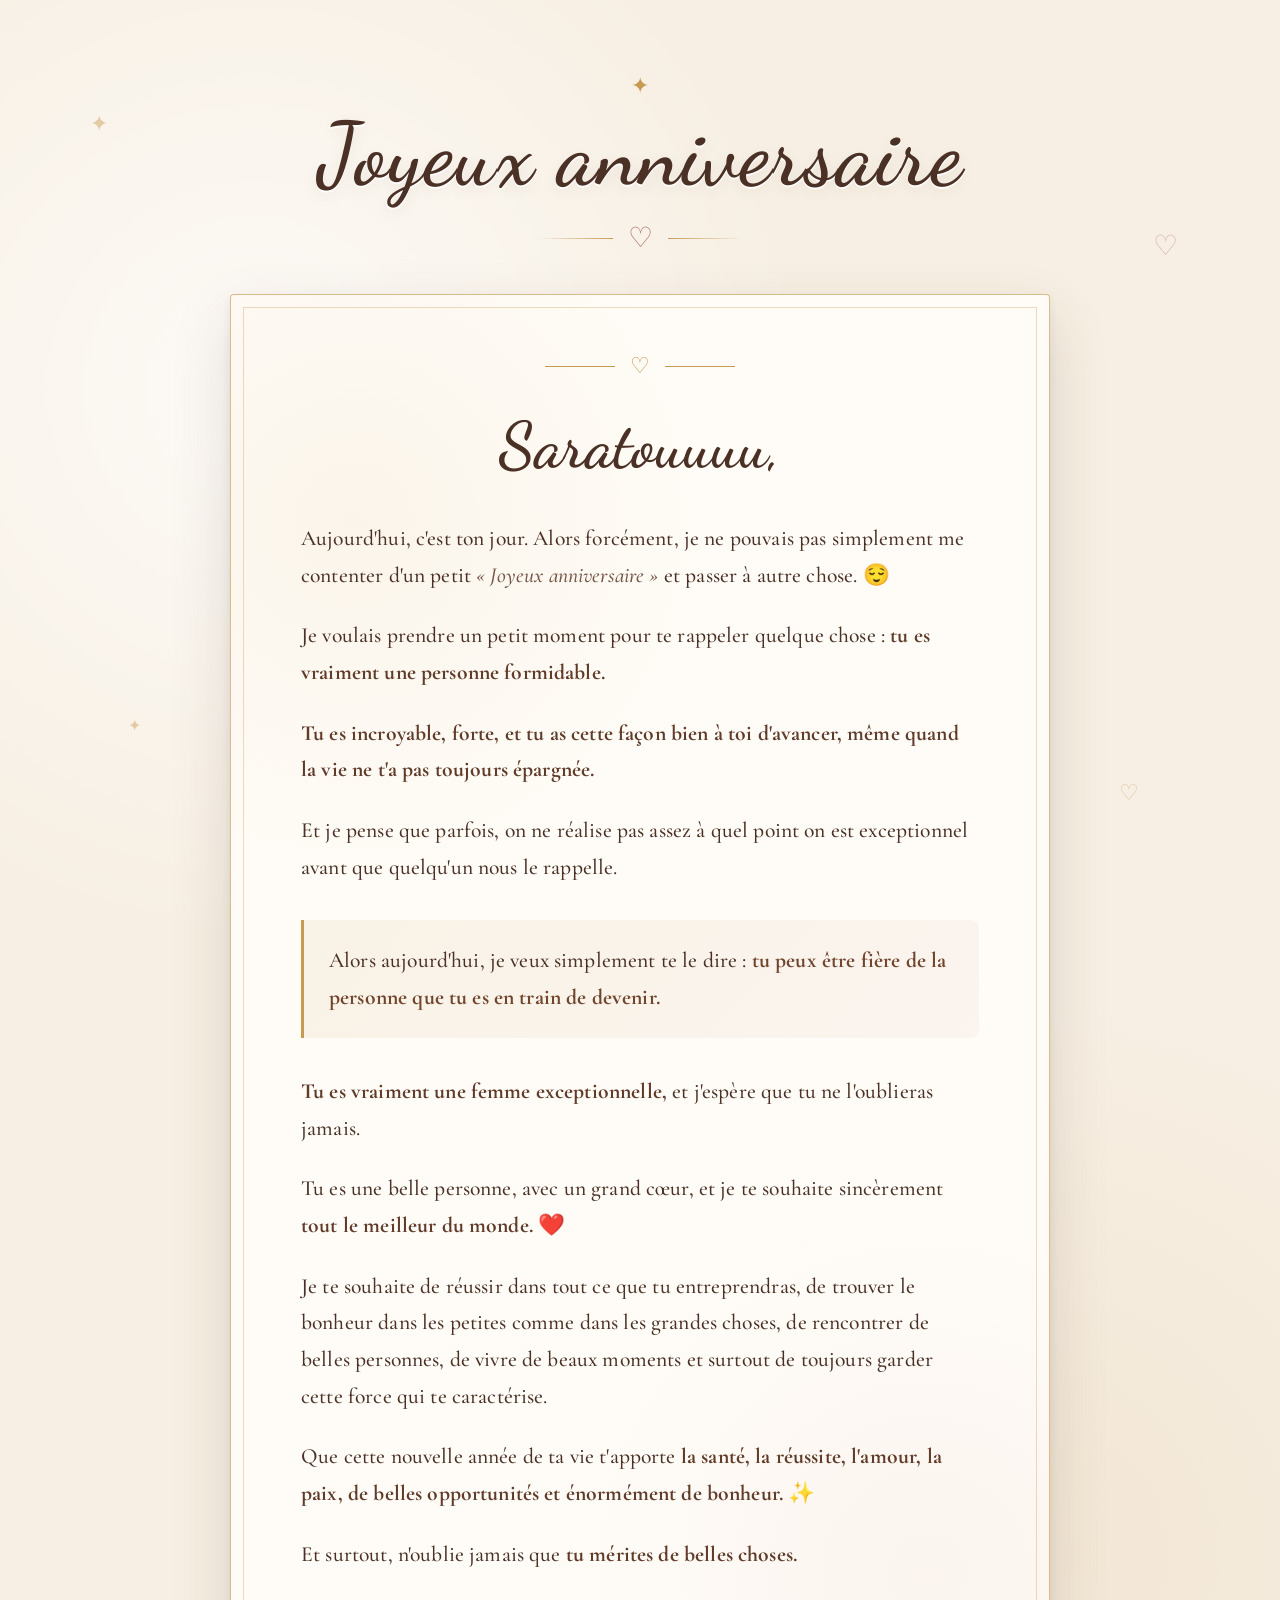
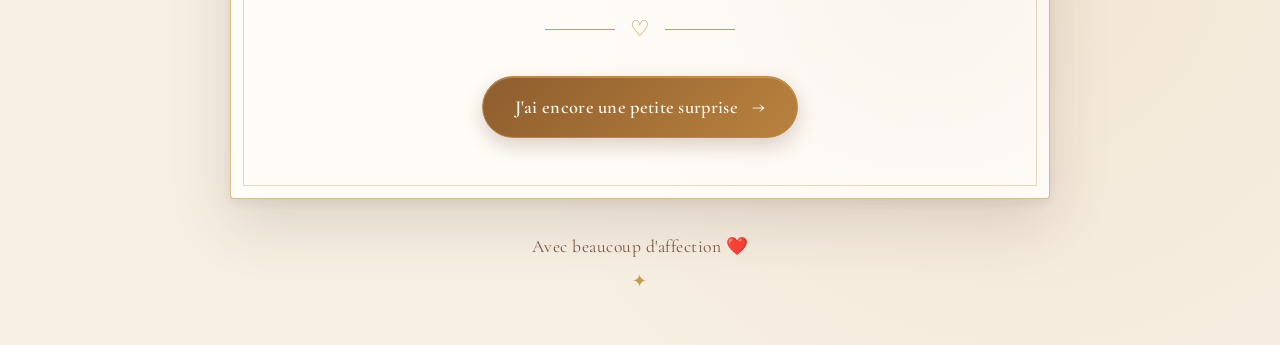
<file: index.html>
<!DOCTYPE html>
<html lang="fr">
<head>
    <meta charset="UTF-8">
    <meta name="viewport" content="width=device-width, initial-scale=1.0">

    <title>Joyeux anniversaire ❤️</title>

    <!-- Bootstrap -->
    <link
        href="https://cdn.jsdelivr.net/npm/bootstrap@5.3.8/dist/css/bootstrap.min.css"
        rel="stylesheet"
    >

    <!-- Google Fonts -->
    <link rel="preconnect" href="https://fonts.googleapis.com">
    <link rel="preconnect" href="https://fonts.gstatic.com" crossorigin>

    <link
        href="https://fonts.googleapis.com/css2?family=Cormorant+Garamond:wght@400;500;600;700&family=Dancing+Script:wght@500;600;700&family=Playfair+Display:wght@400;500;600;700&display=swap"
        rel="stylesheet"
    >

    <!-- Notre CSS -->
    <link rel="stylesheet" href="style.css">
</head>

<body>

    <!-- Petites particules décoratives -->
    <div class="decor decor-1">✦</div>
    <div class="decor decor-2">♡</div>
    <div class="decor decor-3">✦</div>
    <div class="decor decor-4">♡</div>

    <main class="birthday-page">

        <!-- En-tête -->
        <header class="birthday-header">

            <div class="small-decoration">
                ✦
            </div>

            <h1>
                Joyeux anniversaire
            </h1>

            <div class="title-line">
                <span></span>
                <span class="heart">♡</span>
                <span></span>
            </div>

        </header>


        <!-- Lettre -->
        <section class="letter-wrapper">

            <div class="letter-card">

                <!-- Décoration supérieure -->
                <div class="letter-decoration">
                    <span></span>
                    <span>♡</span>
                    <span></span>
                </div>


                <!-- Destinataire -->
                <h2 class="recipient">
                    Saratouuuu,
                </h2>


                <!-- Message -->
                <div class="letter-content">

                    <p>
                        Aujourd'hui, c'est ton jour.
                        Alors forcément, je ne pouvais pas simplement
                        me contenter d'un petit
                        <em>« Joyeux anniversaire »</em>
                        et passer à autre chose. 😌
                    </p>

                    <p>
                        Je voulais prendre un petit moment pour te rappeler
                        quelque chose :
                        <strong>tu es vraiment une personne formidable.</strong>
                    </p>

                    <p>
                        <strong>
                            Tu es incroyable, forte, et tu as cette façon
                            bien à toi d'avancer, même quand la vie ne t'a
                            pas toujours épargnée.
                        </strong>
                    </p>

                    <p>
                        Et je pense que parfois, on ne réalise pas assez
                        à quel point on est exceptionnel avant que quelqu'un
                        nous le rappelle.
                    </p>

                    <p class="highlight">
                        Alors aujourd'hui, je veux simplement te le dire :
                        <strong>
                            tu peux être fière de la personne que tu es
                            en train de devenir.
                        </strong>
                    </p>

                    <p>
                        <strong>
                            Tu es vraiment une femme exceptionnelle,
                        </strong>
                        et j'espère que tu ne l'oublieras jamais.
                    </p>

                    <p>
                        Tu es une belle personne, avec un grand cœur,
                        et je te souhaite sincèrement
                        <strong>tout le meilleur du monde.</strong> ❤️
                    </p>

                    <p>
                        Je te souhaite de réussir dans tout ce que tu
                        entreprendras, de trouver le bonheur dans les
                        petites comme dans les grandes choses, de rencontrer
                        de belles personnes, de vivre de beaux moments
                        et surtout de toujours garder cette force qui
                        te caractérise.
                    </p>

                    <p>
                        Que cette nouvelle année de ta vie t'apporte
                        <strong>
                            la santé, la réussite, l'amour, la paix,
                            de belles opportunités et énormément de bonheur.
                        </strong>
                        ✨
                    </p>

                    <p>
                        Et surtout, n'oublie jamais que
                        <strong>tu mérites de belles choses.</strong>
                    </p>

                </div>


                <!-- Décoration avant bouton -->
                <div class="letter-decoration bottom-decoration">
                    <span></span>
                    <span>♡</span>
                    <span></span>
                </div>


                <!-- Bouton -->
                <div class="surprise-container">

                    <button
                        class="surprise-btn"
                        id="surpriseBtn"
                        onclick="goToSurprise()"
                    >
                        J'ai encore une petite surprise
                        <span>→</span>
                    </button>

                </div>

            </div>

        </section>


        <!-- Signature -->
        <footer class="birthday-footer">

            <p>
                Avec beaucoup d'affection ❤️
            </p>

            <div>
                ✦
            </div>

        </footer>

    </main>


    <!-- JavaScript -->
    <script src="script.js"></script>

</body>
</html>
</file>
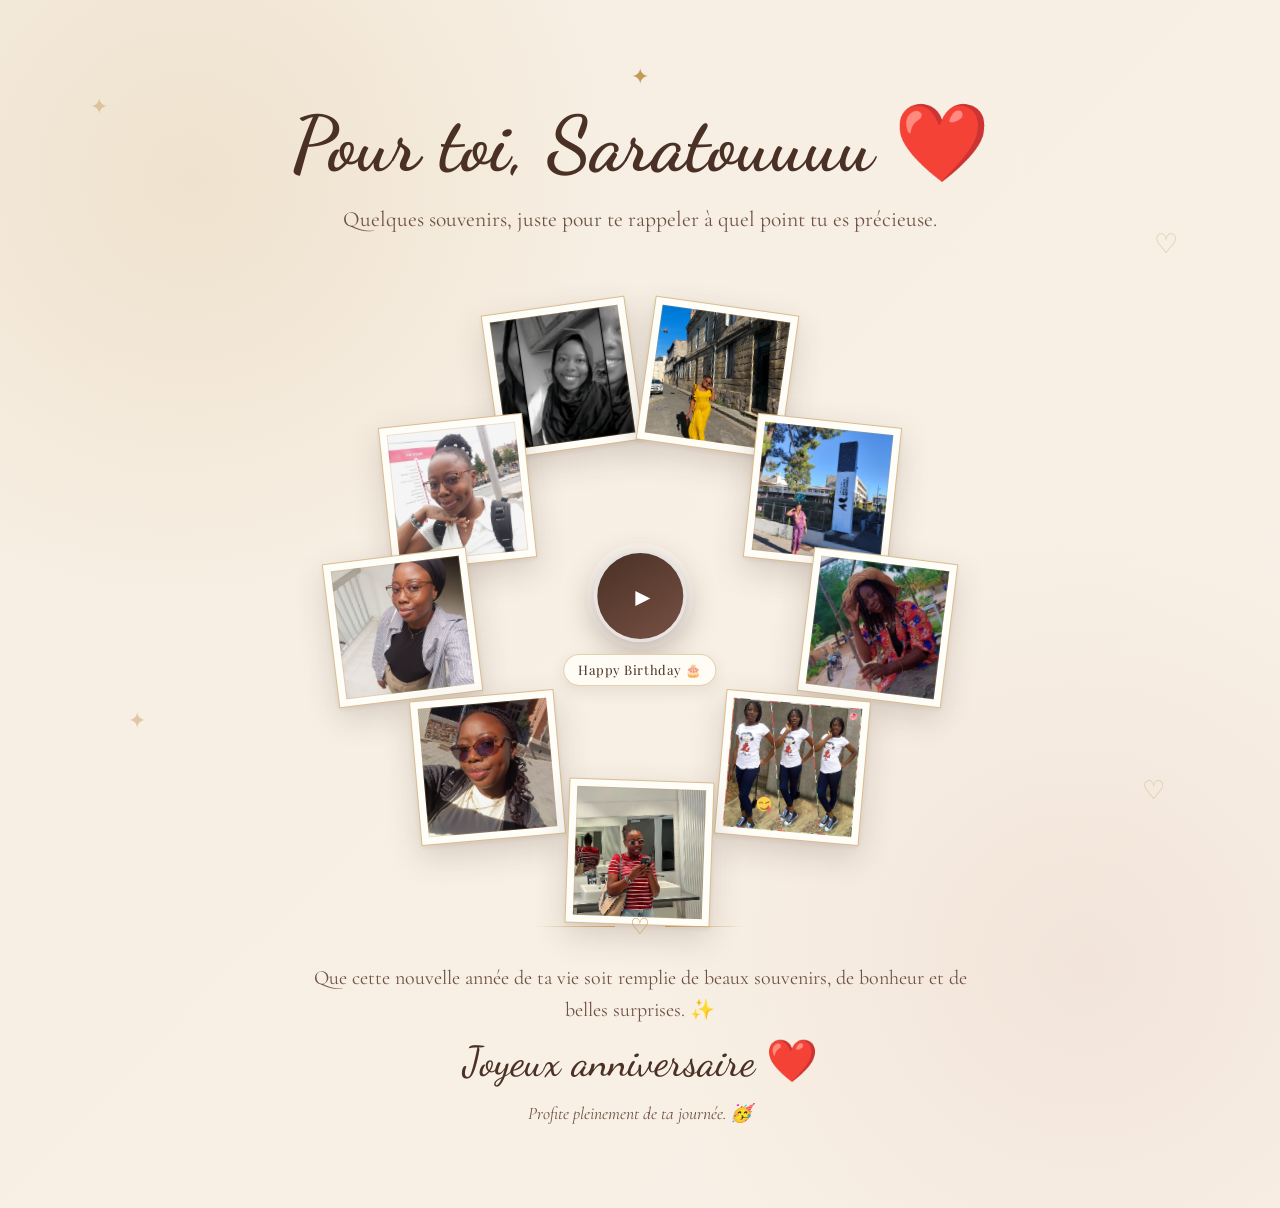
<file: page2.html>
<!DOCTYPE html>
<html lang="fr">
<head>
    <meta charset="UTF-8">
    <meta name="viewport" content="width=device-width, initial-scale=1.0">

    <title>Pour Saratouuuu ❤️</title>

    <!-- Bootstrap -->
    <link
        href="https://cdn.jsdelivr.net/npm/bootstrap@5.3.8/dist/css/bootstrap.min.css"
        rel="stylesheet"
    >

    <!-- Google Fonts -->
    <link rel="preconnect" href="https://fonts.googleapis.com">
    <link rel="preconnect" href="https://fonts.gstatic.com" crossorigin>

    <link
        href="https://fonts.googleapis.com/css2?family=Cormorant+Garamond:wght@400;500;600;700&family=Dancing+Script:wght@500;600;700&family=Playfair+Display:wght@400;500;600;700&display=swap"
        rel="stylesheet"
    >

    <!-- CSS de la page -->
    <link rel="stylesheet" href="page2.css">
</head>

<body>

    <!-- Décorations -->
    <div class="decor decor-1">✦</div>
    <div class="decor decor-2">♡</div>
    <div class="decor decor-3">✦</div>
    <div class="decor decor-4">♡</div>


    <main class="memory-page">

        <!-- En-tête -->
        <header class="memory-header">

            <div class="small-star">✦</div>

            <h1>
                Pour toi, Saratouuuu ❤️
            </h1>

            <p>
                Quelques souvenirs, juste pour te rappeler
                à quel point tu es précieuse.
            </p>

        </header>


        <!-- Cœur de photos -->
        <section class="heart-section">

            <div class="heart-gallery">

                <!-- Photo 1 -->
                <div class="photo photo-1">
                    <img
                        src="assets/photo1.jpg"
                        alt="Souvenir de Saratouuuu"
                    >
                </div>

                <!-- Photo 2 -->
                <div class="photo photo-2">
                    <img
                        src="assets/photo2.jpg"
                        alt="Souvenir de Saratouuuu"
                    >
                </div>

                <!-- Photo 3 -->
                <div class="photo photo-3">
                    <img
                        src="assets/photo3.jpg"
                        alt="Souvenir de Saratouuuu"
                    >
                </div>

                <!-- Photo 4 -->
                <div class="photo photo-4">
                    <img
                        src="assets/photo4.jpg"
                        alt="Souvenir de Saratouuuu"
                    >
                </div>

                <!-- Photo 5 -->
                <div class="photo photo-5">
                    <img
                        src="assets/photo5.jpg"
                        alt="Souvenir de Saratouuuu"
                    >
                </div>

                <!-- Photo 6 -->
                <div class="photo photo-6">
                    <img
                        src="assets/photo6.jpg"
                        alt="Souvenir de Saratouuuu"
                    >
                </div>

                <!-- Photo 7 -->
                <div class="photo photo-7">
                    <img
                        src="assets/photo7.jpg"
                        alt="Souvenir de Saratouuuu"
                    >
                </div>

                <!-- Photo 8 -->
                <div class="photo photo-8">
                    <img
                        src="assets/photo8.jpg"
                        alt="Souvenir de Saratouuuu"
                    >
                </div>

                <!-- Photo 9 -->
                <div class="photo photo-9">
                    <img
                        src="assets/photo9.jpg"
                        alt="Souvenir de Saratouuuu"
                    >
                </div>


                <!-- Bouton musique au centre -->
                <div class="music-center">

                    <button
                        id="musicButton"
                        class="music-button"
                        aria-label="Lancer la musique"
                    >
                        <span id="musicIcon">▶</span>
                    </button>

                    <div class="music-label">
                        Happy Birthday 🎂
                    </div>

                </div>

            </div>

        </section>


        <!-- Message final -->
        <section class="final-message">

            <div class="message-line">
                <span></span>
                <span>♡</span>
                <span></span>
            </div>

            <p>
                Que cette nouvelle année de ta vie soit remplie
                de beaux souvenirs, de bonheur et de belles surprises. ✨
            </p>

            <h2>
                Joyeux anniversaire ❤️
            </h2>

            <p class="signature">
                Profite pleinement de ta journée. 🥳
            </p>

        </section>


        <!-- Audio -->
        <audio
            id="birthdayMusic"
            src="assets/Happy-Birthday.mp3"
            loop
        ></audio>

    </main>


    <!-- JavaScript -->
    <script src="page2.js"></script>

</body>
</html>
</file>
<file: style.css>
/* =========================================================
   JOYEUX ANNIVERSAIRE — SARATOUUUU
   Page 1
   ========================================================= */


/* =========================
   VARIABLES
   ========================= */

:root {
    --cream: #f7efe3;
    --cream-light: #fffaf3;
    --paper: #fffaf2;
    --brown: #4a3025;
    --brown-light: #765747;
    --gold: #c79a52;
    --gold-light: #e2c58d;
    --rose: #b9786d;
    --shadow: rgba(74, 48, 37, 0.15);
}


/* =========================
   RESET
   ========================= */

* {
    margin: 0;
    padding: 0;
    box-sizing: border-box;
}

html {
    scroll-behavior: smooth;
}

body {
    min-height: 100vh;
    overflow-x: hidden;

    background:
        radial-gradient(
            circle at 20% 20%,
            rgba(255, 255, 255, 0.7),
            transparent 30%
        ),
        radial-gradient(
            circle at 80% 80%,
            rgba(199, 154, 82, 0.10),
            transparent 30%
        ),
        var(--cream);

    color: var(--brown);

    font-family: "Cormorant Garamond", Georgia, serif;
}


/* =========================
   PAGE
   ========================= */

.birthday-page {
    position: relative;

    width: 100%;
    min-height: 100vh;

    padding: 70px 20px 50px;

    display: flex;
    flex-direction: column;
    align-items: center;

    overflow: hidden;
}


/* =========================
   PETITS ÉLÉMENTS DÉCORATIFS
   ========================= */

.decor {
    position: fixed;

    color: var(--gold);

    font-size: 22px;

    opacity: 0.45;

    pointer-events: none;

    animation: floating 5s ease-in-out infinite;

    z-index: 0;
}

.decor-1 {
    top: 12%;
    left: 7%;
    animation-delay: 0s;
}

.decor-2 {
    top: 25%;
    right: 8%;
    font-size: 28px;
    color: var(--rose);
    animation-delay: 1s;
}

.decor-3 {
    bottom: 18%;
    left: 10%;
    font-size: 16px;
    animation-delay: 2s;
}

.decor-4 {
    bottom: 10%;
    right: 11%;
    color: var(--gold);
    animation-delay: 3s;
}

@keyframes floating {

    0%,
    100% {
        transform: translateY(0) rotate(0deg);
    }

    50% {
        transform: translateY(-10px) rotate(5deg);
    }
}


/* =========================
   HEADER
   ========================= */

.birthday-header {
    position: relative;

    z-index: 2;

    text-align: center;

    margin-bottom: 35px;

    animation: headerAppear 1.2s ease forwards;
}

@keyframes headerAppear {

    from {
        opacity: 0;
        transform: translateY(-25px);
    }

    to {
        opacity: 1;
        transform: translateY(0);
    }
}


/* Petit symbole */

.small-decoration {
    margin-bottom: 8px;

    color: var(--gold);

    font-size: 22px;
}


/* Titre */

.birthday-header h1 {
    margin: 0;

    color: var(--brown);

    font-family: "Dancing Script", cursive;

    font-size: clamp(3rem, 7vw, 5.5rem);

    font-weight: 600;

    line-height: 1;

    letter-spacing: 1px;

    text-shadow:
        0 2px 0 rgba(255, 255, 255, 0.8),
        0 5px 15px rgba(74, 48, 37, 0.08);
}


/* Ligne sous le titre */

.title-line {
    display: flex;

    align-items: center;
    justify-content: center;

    gap: 15px;

    margin-top: 18px;
}

.title-line span:not(.heart) {
    width: 75px;
    height: 1px;

    background: linear-gradient(
        to right,
        transparent,
        var(--gold)
    );
}

.title-line span:last-child {
    background: linear-gradient(
        to left,
        transparent,
        var(--gold)
    );
}

.title-line .heart {
    color: var(--rose);

    font-size: 28px;

    animation: heartPulse 2.5s ease-in-out infinite;
}

@keyframes heartPulse {

    0%,
    100% {
        transform: scale(1);
    }

    50% {
        transform: scale(1.15);
    }
}


/* =========================
   LETTRE
   ========================= */

.letter-wrapper {
    position: relative;

    width: 100%;
    max-width: 820px;

    z-index: 2;

    animation: letterAppear 1.4s ease 0.25s both;
}

@keyframes letterAppear {

    from {
        opacity: 0;
        transform: translateY(35px) scale(0.98);
    }

    to {
        opacity: 1;
        transform: translateY(0) scale(1);
    }
}


/* =========================
   CARTE
   ========================= */

.letter-card {
    position: relative;

    width: 100%;

    padding: 55px 70px 60px;

    background:
        linear-gradient(
            rgba(255, 255, 255, 0.35),
            rgba(255, 255, 255, 0.35)
        ),
        var(--paper);

    border: 1px solid rgba(199, 154, 82, 0.65);

    border-radius: 4px;

    box-shadow:
        0 25px 60px var(--shadow),
        0 4px 12px rgba(74, 48, 37, 0.08);

    overflow: hidden;
}


/* Deuxième bordure intérieure */

.letter-card::before {
    content: "";

    position: absolute;

    inset: 12px;

    border: 1px solid rgba(199, 154, 82, 0.35);

    pointer-events: none;
}


/* Texture très légère */

.letter-card::after {
    content: "";

    position: absolute;

    inset: 0;

    background:
        radial-gradient(
            circle at 15% 15%,
            rgba(199, 154, 82, 0.08),
            transparent 25%
        ),
        radial-gradient(
            circle at 85% 85%,
            rgba(185, 120, 109, 0.06),
            transparent 25%
        );

    pointer-events: none;
}


/* =========================
   DÉCORATION LETTRE
   ========================= */

.letter-decoration {
    position: relative;

    z-index: 2;

    display: flex;

    align-items: center;
    justify-content: center;

    gap: 15px;

    margin-bottom: 25px;
}

.letter-decoration span:not(:nth-child(2)) {
    width: 70px;
    height: 1px;

    background: var(--gold);
}

.letter-decoration span:nth-child(2) {
    color: var(--gold);

    font-size: 22px;
}


/* =========================
   DESTINATAIRE
   ========================= */

.recipient {
    position: relative;

    z-index: 2;

    margin-bottom: 35px;

    text-align: center;

    color: var(--brown);

    font-family: "Dancing Script", cursive;

    font-size: clamp(2.5rem, 5vw, 4rem);

    font-weight: 600;
}


/* =========================
   CONTENU DE LA LETTRE
   ========================= */

.letter-content {
    position: relative;

    z-index: 2;

    max-width: 680px;

    margin: 0 auto;
}

.letter-content p {
    margin-bottom: 24px;

    color: var(--brown);

    font-family: "Cormorant Garamond", Georgia, serif;

    font-size: 1.35rem;

    font-weight: 500;

    line-height: 1.7;

    letter-spacing: 0.15px;
}

.letter-content p:last-child {
    margin-bottom: 0;
}


/* Texte important */

.letter-content strong {
    color: #603b29;

    font-weight: 700;
}


/* Italique */

.letter-content em {
    color: var(--brown-light);
}


/* Passage mis en valeur */

.letter-content .highlight {
    position: relative;

    margin: 35px 0;

    padding: 22px 25px;

    background:
        linear-gradient(
            135deg,
            rgba(199, 154, 82, 0.10),
            rgba(185, 120, 109, 0.06)
        );

    border-left: 3px solid var(--gold);

    border-radius: 0 8px 8px 0;
}

.letter-content .highlight strong {
    color: #70452c;
}


/* =========================
   DÉCORATION BAS
   ========================= */

.bottom-decoration {
    margin-top: 40px;

    margin-bottom: 30px;
}


/* =========================
   BOUTON
   ========================= */

.surprise-container {
    position: relative;

    z-index: 3;

    display: flex;

    justify-content: center;
}

.surprise-btn {
    position: relative;

    padding: 15px 32px;

    border: 1px solid #b98942;

    border-radius: 50px;

    background:
        linear-gradient(
            135deg,
            #8e5d2e,
            #b9823e
        );

    color: #fffaf2;

    font-family: "Cormorant Garamond", Georgia, serif;

    font-size: 1.15rem;

    font-weight: 600;

    letter-spacing: 0.3px;

    cursor: pointer;

    box-shadow:
        0 8px 20px rgba(90, 55, 30, 0.22),
        inset 0 1px 0 rgba(255, 255, 255, 0.25);

    transition:
        transform 0.3s ease,
        box-shadow 0.3s ease,
        background 0.3s ease;
}

.surprise-btn span {
    display: inline-block;

    margin-left: 10px;

    font-size: 20px;

    transition: transform 0.3s ease;
}

.surprise-btn:hover {
    transform: translateY(-3px);

    background:
        linear-gradient(
            135deg,
            #9d6934,
            #c28b45
        );

    box-shadow:
        0 13px 28px rgba(90, 55, 30, 0.28);
}

.surprise-btn:hover span {
    transform: translateX(5px);
}

.surprise-btn:active {
    transform: translateY(0);
}


/* =========================
   FOOTER
   ========================= */

.birthday-footer {
    position: relative;

    z-index: 2;

    margin-top: 35px;

    text-align: center;

    color: var(--brown-light);

    font-family: "Cormorant Garamond", Georgia, serif;

    font-size: 1.1rem;

    letter-spacing: 0.5px;
}

.birthday-footer p {
    margin-bottom: 8px;
}

.birthday-footer div {
    color: var(--gold);

    font-size: 18px;
}


/* =========================================================
   TABLET
   ========================================================= */

@media (max-width: 768px) {

    .birthday-page {
        padding: 50px 15px 40px;
    }

    .letter-card {
        padding: 45px 45px 50px;
    }

    .letter-content p {
        font-size: 1.25rem;
    }

    .decor {
        opacity: 0.25;
    }
}


/* =========================================================
   MOBILE
   ========================================================= */

@media (max-width: 600px) {

    .birthday-page {
        padding: 35px 12px 35px;
    }

    .birthday-header {
        margin-bottom: 25px;
    }

    .birthday-header h1 {
        font-size: 3.1rem;

        line-height: 1.05;
    }

    .title-line {
        gap: 10px;

        margin-top: 14px;
    }

    .title-line span:not(.heart) {
        width: 45px;
    }

    .title-line .heart {
        font-size: 23px;
    }

    .letter-card {
        padding: 38px 25px 40px;

        border-radius: 5px;
    }

    .letter-card::before {
        inset: 8px;
    }

    .letter-decoration {
        gap: 10px;

        margin-bottom: 20px;
    }

    .letter-decoration span:not(:nth-child(2)) {
        width: 45px;
    }

    .recipient {
        margin-bottom: 28px;

        font-size: 2.7rem;
    }

    .letter-content {
        width: 100%;
    }

    .letter-content p {
        margin-bottom: 20px;

        font-size: 1.18rem;

        line-height: 1.65;

        text-align: left;
    }

    .letter-content .highlight {
        margin: 28px 0;

        padding: 18px 18px;
    }

    .bottom-decoration {
        margin-top: 30px;

        margin-bottom: 25px;
    }

    .surprise-btn {
        width: 100%;

        max-width: 330px;

        padding: 14px 20px;

        font-size: 1.05rem;
    }

    .birthday-footer {
        margin-top: 25px;

        font-size: 1rem;
    }

    .decor-1 {
        top: 8%;
        left: 4%;
    }

    .decor-2 {
        top: 22%;
        right: 3%;
    }

    .decor-3 {
        bottom: 15%;
        left: 4%;
    }

    .decor-4 {
        bottom: 8%;
        right: 4%;
    }
}


/* =========================================================
   TRÈS PETITS TÉLÉPHONES
   ========================================================= */

@media (max-width: 380px) {

    .birthday-page {
        padding-left: 9px;
        padding-right: 9px;
    }

    .birthday-header h1 {
        font-size: 2.7rem;
    }

    .letter-card {
        padding: 32px 20px 35px;
    }

    .recipient {
        font-size: 2.4rem;
    }

    .letter-content p {
        font-size: 1.1rem;
    }

    .surprise-btn {
        font-size: 1rem;
    }
}


/* =========================================================
   ACCESSIBILITÉ
   ========================================================= */

@media (prefers-reduced-motion: reduce) {

    *,
    *::before,
    *::after {
        animation-duration: 0.01ms !important;
        animation-iteration-count: 1 !important;
        transition-duration: 0.01ms !important;
        scroll-behavior: auto !important;
    }
}
</file>
<file: page2.css>
/* =========================================================
   PAGE 2 — ANNIVERSAIRE DE SARATOUUUU
   9 PHOTOS EN FORME DE CŒUR
   ROTATION 360°
   ========================================================= */


/* =========================================================
   VARIABLES
   ========================================================= */

:root {
    --cream: #f6eee2;
    --cream-light: #fffaf3;
    --paper: #fffdf8;

    --brown: #4a3025;
    --brown-light: #705244;

    --gold: #c69a55;
    --gold-light: #e4c58e;

    --rose: #b9786d;

    --shadow: rgba(74, 48, 37, 0.18);
}


/* =========================================================
   RESET
   ========================================================= */

* {
    margin: 0;
    padding: 0;
    box-sizing: border-box;
}


html {
    scroll-behavior: smooth;
}


body {
    min-height: 100vh;

    overflow-x: hidden;

    color: var(--brown);

    font-family: "Cormorant Garamond", serif;

    background:
        radial-gradient(
            circle at 15% 15%,
            rgba(198, 154, 85, 0.15),
            transparent 28%
        ),
        radial-gradient(
            circle at 85% 80%,
            rgba(185, 120, 109, 0.10),
            transparent 30%
        ),
        linear-gradient(
            135deg,
            var(--cream),
            #f9f1e7
        );
}


/* =========================================================
   PAGE
   ========================================================= */

.memory-page {
    position: relative;

    width: 100%;
    min-height: 100vh;

    padding: 60px 20px 70px;
}


/* =========================================================
   DÉCORATIONS
   ========================================================= */

.decor {
    position: fixed;

    z-index: 1;

    color: var(--gold);

    font-size: 1.4rem;

    opacity: 0.45;

    pointer-events: none;

    animation: decorationFloat 5s ease-in-out infinite;
}


.decor-1 {
    top: 10%;
    left: 7%;
}


.decor-2 {
    top: 25%;
    right: 8%;

    font-size: 1.7rem;

    animation-delay: 1s;
}


.decor-3 {
    bottom: 18%;
    left: 10%;

    animation-delay: 2s;
}


.decor-4 {
    right: 9%;
    bottom: 10%;

    font-size: 1.6rem;

    animation-delay: 3s;
}


@keyframes decorationFloat {

    0%,
    100% {
        transform: translateY(0) rotate(0deg);
    }

    50% {
        transform: translateY(-12px) rotate(8deg);
    }
}


/* =========================================================
   EN-TÊTE
   ========================================================= */

.memory-header {
    position: relative;

    z-index: 5;

    max-width: 800px;

    margin: 0 auto 40px;

    text-align: center;
}


.small-star {
    margin-bottom: 5px;

    color: var(--gold);

    font-size: 1.4rem;
}


.memory-header h1 {
    margin-bottom: 12px;

    color: var(--brown);

    font-family: "Dancing Script", cursive;

    font-size: clamp(2.8rem, 7vw, 4.8rem);

    font-weight: 700;
}


.memory-header p {
    max-width: 600px;

    margin: 0 auto;

    color: var(--brown-light);

    font-size: 1.35rem;

    line-height: 1.5;
}


/* =========================================================
   ZONE DU CŒUR
   ========================================================= */

.heart-section {
    width: 100%;

    display: flex;

    justify-content: center;

    align-items: center;
}


.heart-gallery {
    position: relative;

    width: 650px;
    height: 600px;

    max-width: 95vw;

    margin: 0 auto;
}


/* =========================================================
   PHOTOS
   ========================================================= */

.photo {
    position: absolute;

    z-index: 3;

    width: 145px;
    height: 145px;

    padding: 7px;

    overflow: hidden;

    background: var(--paper);

    border: 1px solid rgba(198, 154, 85, 0.65);

    box-shadow:
        0 12px 30px var(--shadow),
        0 2px 5px rgba(74, 48, 37, 0.08);

    opacity: 0;

    /*
        Deux animations :
        1. apparition
        2. rotation 360°
    */

    animation-duration:
        0.8s,
        8s;

    animation-timing-function:
        ease,
        linear;

    animation-fill-mode:
        forwards,
        both;

    animation-iteration-count:
        1,
        infinite;

    transition:
        box-shadow 0.3s ease,
        z-index 0.2s ease;
}


/* Bordure intérieure */

.photo::after {
    content: "";

    position: absolute;

    inset: 7px;

    border: 1px solid rgba(198, 154, 85, 0.25);

    pointer-events: none;
}


/* Image */

.photo img {
    display: block;

    width: 100%;
    height: 100%;

    object-fit: cover;
}


/* =========================================================
   HOVER
   ========================================================= */

.photo:hover {
    z-index: 20;

    box-shadow:
        0 18px 40px rgba(74, 48, 37, 0.30);
}


/* =========================================================
   APPARITION
   ========================================================= */

@keyframes photoAppear {

    from {
        opacity: 0;

        transform:
            scale(0.6)
            rotate(0deg);
    }

    to {
        opacity: 1;

        transform:
            scale(1)
            rotate(0deg);
    }
}


/* =========================================================
   PHOTO 1
   ========================================================= */

.photo-1 {
    top: 30px;
    left: 175px;

    animation-name:
        photoAppear,
        rotatePhoto1;

    animation-delay:
        0.15s,
        1.5s;
}


@keyframes rotatePhoto1 {

    from {
        transform: rotate(-8deg);
    }

    to {
        transform: rotate(352deg);
    }
}


/* =========================================================
   PHOTO 2
   ========================================================= */

.photo-2 {
    top: 30px;
    right: 175px;

    animation-name:
        photoAppear,
        rotatePhoto2;

    animation-delay:
        0.30s,
        2.3s;

    animation-duration:
        0.8s,
        9s;
}


@keyframes rotatePhoto2 {

    from {
        transform: rotate(8deg);
    }

    to {
        transform: rotate(368deg);
    }
}


/* =========================================================
   PHOTO 3
   ========================================================= */

.photo-3 {
    top: 145px;
    left: 70px;

    animation-name:
        photoAppear,
        rotatePhoto3;

    animation-delay:
        0.45s,
        1.8s;

    animation-duration:
        0.8s,
        7s;
}


@keyframes rotatePhoto3 {

    from {
        transform: rotate(-6deg);
    }

    to {
        transform: rotate(354deg);
    }
}


/* =========================================================
   PHOTO 4
   ========================================================= */

.photo-4 {
    top: 145px;
    right: 70px;

    animation-name:
        photoAppear,
        rotatePhoto4;

    animation-delay:
        0.60s,
        2.8s;

    animation-duration:
        0.8s,
        10s;
}


@keyframes rotatePhoto4 {

    from {
        transform: rotate(6deg);
    }

    to {
        transform: rotate(366deg);
    }
}


/* =========================================================
   PHOTO 5
   ========================================================= */

.photo-5 {
    top: 280px;
    left: 15px;

    animation-name:
        photoAppear,
        rotatePhoto5;

    animation-delay:
        0.75s,
        1.2s;

    animation-duration:
        0.8s,
        8.5s;
}


@keyframes rotatePhoto5 {

    from {
        transform: rotate(-7deg);
    }

    to {
        transform: rotate(353deg);
    }
}


/* =========================================================
   PHOTO 6
   ========================================================= */

.photo-6 {
    top: 280px;
    right: 15px;

    animation-name:
        photoAppear,
        rotatePhoto6;

    animation-delay:
        0.90s,
        3s;

    animation-duration:
        0.8s,
        7.5s;
}


@keyframes rotatePhoto6 {

    from {
        transform: rotate(7deg);
    }

    to {
        transform: rotate(367deg);
    }
}


/* =========================================================
   PHOTO 7
   ========================================================= */

.photo-7 {
    top: 420px;
    left: 100px;

    animation-name:
        photoAppear,
        rotatePhoto7;

    animation-delay:
        1.05s,
        1.7s;

    animation-duration:
        0.8s,
        9.5s;
}


@keyframes rotatePhoto7 {

    from {
        transform: rotate(-5deg);
    }

    to {
        transform: rotate(355deg);
    }
}


/* =========================================================
   PHOTO 8
   ========================================================= */

.photo-8 {
    top: 420px;
    right: 100px;

    animation-name:
        photoAppear,
        rotatePhoto8;

    animation-delay:
        1.20s,
        2.5s;

    animation-duration:
        0.8s,
        8.8s;
}


@keyframes rotatePhoto8 {

    from {
        transform: rotate(5deg);
    }

    to {
        transform: rotate(365deg);
    }
}


/* =========================================================
   PHOTO 9
   ========================================================= */

.photo-9 {
    top: 505px;
    left: 252px;

    animation-name:
        photoAppear,
        rotatePhoto9;

    animation-delay:
        1.35s,
        2s;

    animation-duration:
        0.8s,
        11s;
}


@keyframes rotatePhoto9 {

    from {
        transform: rotate(2deg);
    }

    to {
        transform: rotate(362deg);
    }
}


/* =========================================================
   BOUTON MUSIQUE
   ========================================================= */

.music-center {
    position: absolute;

    top: 275px;
    left: 50%;

    z-index: 15;

    display: flex;

    flex-direction: column;

    align-items: center;

    justify-content: center;

    transform: translateX(-50%);
}


.music-button {
    width: 92px;
    height: 92px;

    display: flex;

    align-items: center;
    justify-content: center;

    border: 3px solid rgba(255, 255, 255, 0.85);

    border-radius: 50%;

    background:
        linear-gradient(
            145deg,
            var(--brown),
            #765143
        );

    color: white;

    cursor: pointer;

    box-shadow:
        0 10px 30px rgba(74, 48, 37, 0.35),
        0 0 0 7px rgba(255, 255, 255, 0.35);

    transition:
        transform 0.3s ease,
        box-shadow 0.3s ease;
}


.music-button:hover {
    transform: scale(1.08);

    box-shadow:
        0 14px 35px rgba(74, 48, 37, 0.4),
        0 0 0 9px rgba(255, 255, 255, 0.4);
}


.music-button:active {
    transform: scale(0.96);
}


#musicIcon {
    margin-left: 4px;

    font-size: 2rem;
}


/* =========================================================
   LABEL MUSIQUE
   ========================================================= */

.music-label {
    margin-top: 12px;

    padding: 5px 14px;

    color: var(--brown);

    font-family: "Playfair Display", serif;

    font-size: 0.82rem;

    letter-spacing: 0.04em;

    white-space: nowrap;

    background: rgba(255, 253, 248, 0.92);

    border: 1px solid rgba(198, 154, 85, 0.45);

    border-radius: 20px;

    box-shadow:
        0 5px 15px rgba(74, 48, 37, 0.1);
}


/* =========================================================
   ANIMATION DU BOUTON QUAND LA MUSIQUE JOUE
   ========================================================= */

.music-playing .music-button {
    animation:
        musicPulse 1.7s ease-in-out infinite;
}


@keyframes musicPulse {

    0%,
    100% {
        box-shadow:
            0 10px 30px rgba(74, 48, 37, 0.35),
            0 0 0 7px rgba(255, 255, 255, 0.35);
    }

    50% {
        box-shadow:
            0 10px 30px rgba(74, 48, 37, 0.35),
            0 0 0 14px rgba(198, 154, 85, 0.18);
    }
}


/* =========================================================
   MESSAGE FINAL
   ========================================================= */

.final-message {
    position: relative;

    z-index: 5;

    max-width: 700px;

    margin: 35px auto 0;

    text-align: center;
}


.message-line {
    display: flex;

    align-items: center;
    justify-content: center;

    gap: 15px;

    margin-bottom: 18px;
}


.message-line span:not(:nth-child(2)) {
    width: 80px;
    height: 1px;

    background:
        linear-gradient(
            to right,
            transparent,
            var(--gold)
        );
}


.message-line span:last-child {
    transform: rotate(180deg);
}


.message-line span:nth-child(2) {
    color: var(--gold);

    font-size: 1.4rem;
}


.final-message p {
    margin-bottom: 10px;

    color: var(--brown-light);

    font-size: 1.25rem;

    line-height: 1.6;
}


.final-message h2 {
    margin: 12px 0;

    color: var(--brown);

    font-family: "Dancing Script", cursive;

    font-size: 2.6rem;
}


.final-message .signature {
    margin-top: 5px;

    font-size: 1.1rem;

    font-style: italic;
}


/* =========================================================
   TABLETTE
   ========================================================= */

@media (max-width: 700px) {

    .memory-page {
        padding-top: 45px;
    }


    .memory-header {
        margin-bottom: 25px;
    }


    .memory-header h1 {
        font-size: 3.4rem;
    }


    .memory-header p {
        padding: 0 15px;

        font-size: 1.15rem;
    }


    .heart-gallery {
        width: 500px;
        height: 510px;
    }


    .photo {
        width: 115px;
        height: 115px;

        padding: 6px;
    }


    .photo::after {
        inset: 6px;
    }


    .photo-1 {
        top: 25px;
        left: 135px;
    }


    .photo-2 {
        top: 25px;
        right: 135px;
    }


    .photo-3 {
        top: 120px;
        left: 50px;
    }


    .photo-4 {
        top: 120px;
        right: 50px;
    }


    .photo-5 {
        top: 225px;
        left: 5px;
    }


    .photo-6 {
        top: 225px;
        right: 5px;
    }


    .photo-7 {
        top: 335px;
        left: 75px;
    }


    .photo-8 {
        top: 335px;
        right: 75px;
    }


    .photo-9 {
        top: 405px;
        left: 192px;
    }


    .music-center {
        top: 220px;
    }


    .music-button {
        width: 78px;
        height: 78px;
    }


    #musicIcon {
        font-size: 1.7rem;
    }
}


/* =========================================================
   MOBILE
   ========================================================= */

@media (max-width: 520px) {

    .memory-page {
        padding:
            35px
            10px
            50px;
    }


    .memory-header h1 {
        font-size: 2.9rem;
    }


    .memory-header p {
        font-size: 1.05rem;
    }


    .heart-gallery {
        width: 360px;
        height: 405px;

        max-width: 100%;
    }


    .photo {
        width: 82px;
        height: 82px;

        padding: 5px;
    }


    .photo::after {
        inset: 5px;
    }


    /* Rangée 1 */

    .photo-1 {
        top: 10px;
        left: 100px;
    }


    .photo-2 {
        top: 10px;
        right: 100px;
    }


    /* Rangée 2 */

    .photo-3 {
        top: 78px;
        left: 28px;
    }


    .photo-4 {
        top: 78px;
        right: 28px;
    }


    /* Rangée 3 */

    .photo-5 {
        top: 170px;
        left: 0;
    }


    .photo-6 {
        top: 170px;
        right: 0;
    }


    /* Rangée 4 */

    .photo-7 {
        top: 260px;
        left: 55px;
    }


    .photo-8 {
        top: 260px;
        right: 55px;
    }


    /* Pointe du cœur */

    .photo-9 {
        top: 320px;
        left: 139px;
    }


    /* Bouton */

    .music-center {
        top: 160px;
    }


    .music-button {
        width: 68px;
        height: 68px;

        border-width: 2px;

        box-shadow:
            0 8px 20px rgba(74, 48, 37, 0.3),
            0 0 0 5px rgba(255, 255, 255, 0.35);
    }


    #musicIcon {
        font-size: 1.45rem;
    }


    .music-label {
        margin-top: 8px;

        padding: 4px 9px;

        font-size: 0.68rem;
    }


    .final-message {
        margin-top: 15px;

        padding: 0 12px;
    }


    .final-message p {
        font-size: 1.05rem;
    }


    .final-message h2 {
        font-size: 2.1rem;
    }


    .message-line span:not(:nth-child(2)) {
        width: 50px;
    }


    .decor {
        font-size: 1rem;
    }
}


/* =========================================================
   TRÈS PETITS ÉCRANS
   ========================================================= */

@media (max-width: 380px) {

    .memory-header h1 {
        font-size: 2.5rem;
    }


    .heart-gallery {
        width: 330px;
        height: 375px;
    }


    .photo {
        width: 74px;
        height: 74px;
    }


    .photo-1 {
        left: 91px;
    }


    .photo-2 {
        right: 91px;
    }


    .photo-3 {
        left: 20px;
    }


    .photo-4 {
        right: 20px;
    }


    .photo-7 {
        left: 48px;
    }


    .photo-8 {
        right: 48px;
    }


    .photo-9 {
        left: 128px;
    }


    .music-center {
        top: 155px;
    }
}


/* =========================================================
   ACCESSIBILITÉ
   ========================================================= */

@media (prefers-reduced-motion: reduce) {

    *,
    *::before,
    *::after {
        animation-duration: 0.01ms !important;

        animation-iteration-count: 1 !important;

        transition-duration: 0.01ms !important;
    }
}
</file>
